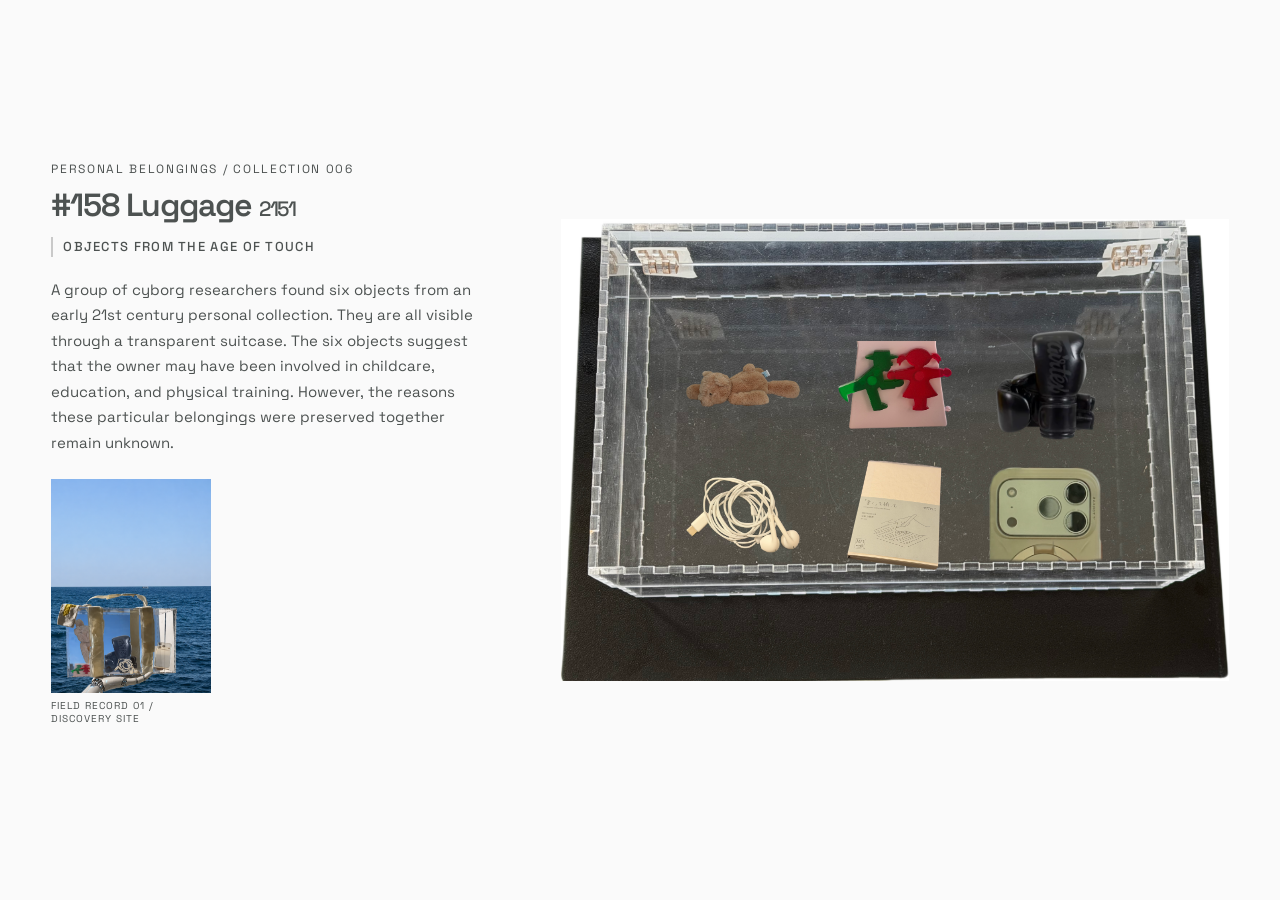
<file: index.html>
<!DOCTYPE html>
<html lang="en">
<head>
  <meta charset="UTF-8">
  <meta name="viewport" content="width=device-width, initial-scale=1">
  <title>Ocular Archive</title>
  <link rel="stylesheet" href="style.css">
</head>
<body>
  <main class="archive">
    <header class="archive-header">
      <p class="archive-code">PERSONAL BELONGINGS / COLLECTION 006</p>
      <h1>#158 Luggage <span> 2151</span></h1>
      <h3 class="archive-subtitle">objects from the age of touch</h3>
      <p class="archive-intro">
        A group of cyborg researchers found six objects from an early 21st century personal collection. They are all visible through a transparent suitcase. The six objects suggest that the owner may have been involved in childcare, education, and physical training. However, the reasons these particular belongings were preserved together remain unknown.
      </p>
      <figure class="archive-discovery">
        <img src="images/suitcase-discovery.jpg"
             alt="The suitcase at the site where it was found">
        <figcaption>FIELD RECORD 01 / DISCOVERY SITE</figcaption>
      </figure>
    </header>

    <div class="suitcase">
      <img class="suitcase-image" src="images/suitcase.jpg" alt="Suitcase">

      <div class="objects">
        <figure class="object">
        <a class="object-link" href="object-1.html">
            <img src="images/object-1.png" alt="Archive item 01">
        </a>     
          <figcaption class="object-label">
            <span class="object-code">ITEM / 01</span>
            <strong>Soft Bear Replica</strong>
            <span>Material: fabric</span>
          </figcaption>
        </figure>

        <figure class="object" >
            <a class="object-link" href="object-2.html">
          <img src="images/object-2.png" alt="Archive item 02">
        </a>
          <figcaption class="object-label">
            <span class="object-code">ITEM / 02</span>
            <strong>Plastic Human Figure</strong>
            <span>Material: Plastic, magnets</span>
          </figcaption>
        </figure>

        <figure class="object" >
        <a class="object-link" href="object-3.html">
          <img src="images/object-3.png" alt="Archive item 03">
        </a>
          <figcaption class="object-label">
            <span class="object-code">ITEM / 03</span>
            <strong>Glove</strong>
            <span>Material: Fabric, foam</span>
          </figcaption>
        </figure>

        <figure class="object">
        <a class="object-link" href="object-4.html">
          <img src="images/object-4.png" alt="Archive item 04">
        </a>
          <figcaption class="object-label">
            <span class="object-code">ITEM / 04</span>
            <strong>Wire Tool</strong>
            <span>Material: plastic, copper wire</span>
          </figcaption>
        </figure>

        <figure class="object">
            <a class="object-link" href="object-5.html">
          <img src="images/object-5.png" alt="Archive item 05">
            </a>
          <figcaption class="object-label">
            <span class="object-code">ITEM / 05</span>
            <strong>Vintage Notebook</strong>
            <span>Material: paper, ink</span>
          </figcaption>
        </figure>

        <figure class="object">
            <a class="object-link" href="object-6.html">
          <img src="images/object-6.png" alt="Archive item 06">
        </a>
          <figcaption class="object-label">
            <span class="object-code">ITEM / 06</span>
            <strong>Vintage iPhone</strong>
            <span>Condition: glass, metal</span>
          </figcaption>
        </figure>
      </div>
    </div>
  </main>
</body>
</html>
</file>
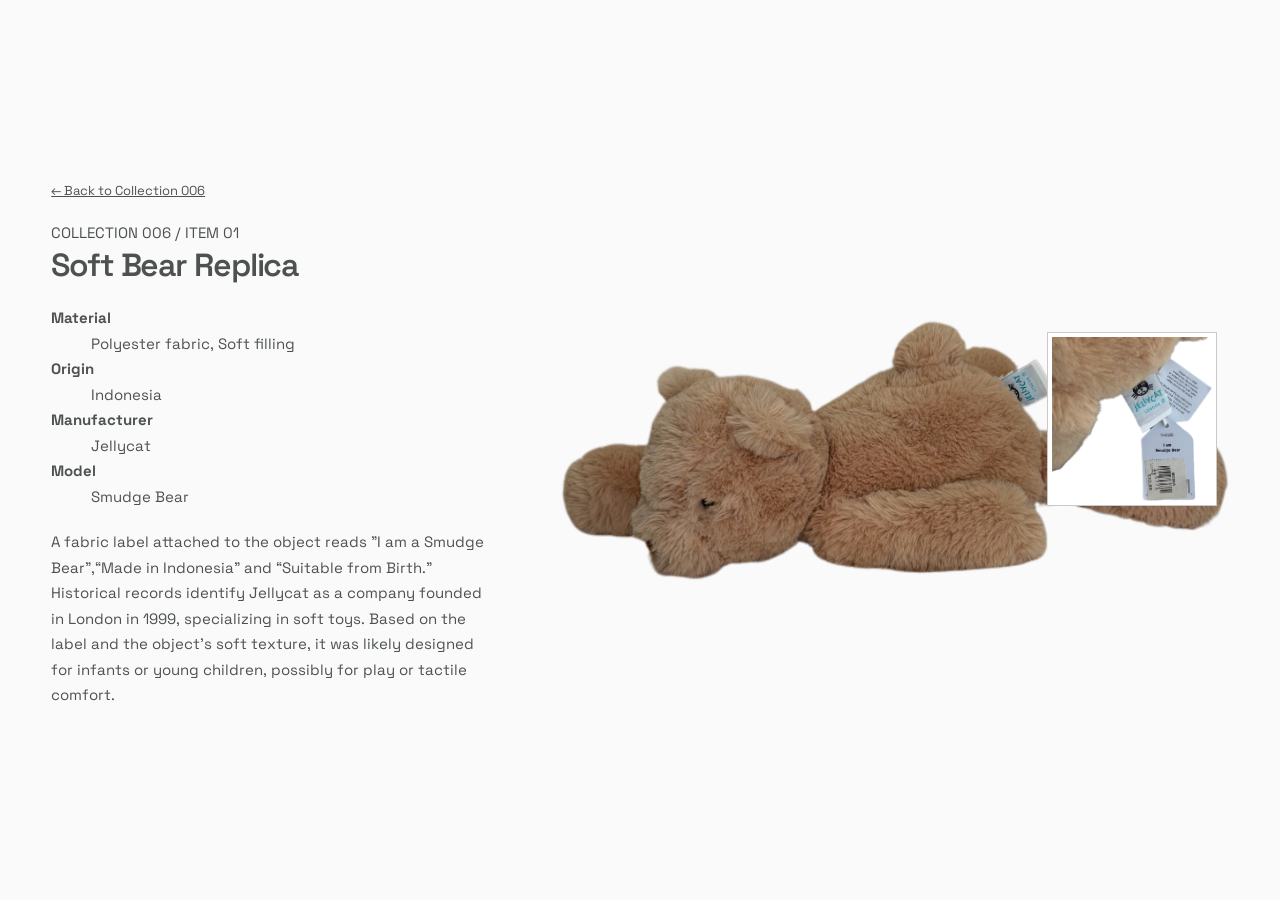
<file: object-1.html>
<!DOCTYPE html>
<html lang="en">
<head>
  <meta charset="UTF-8">
  <meta name="viewport" content="width=device-width, initial-scale=1">
  <title>Item 01 | Ocular Archive</title>
  <link rel="stylesheet" href="style.css">
</head>
<body>
  <main class="archive">
    <div class="archive-header">
      <a class="archive-back" href="index.html">← Back to Collection 006</a>

      <p class="archive-intro">COLLECTION 006 / ITEM 01</p>
      <h1>Soft Bear Replica</h1>

      <dl class="archive-intro">
        <dt>Material</dt>
        <dd>Polyester fabric, Soft filling</dd>

        <dt>Origin</dt>
        <dd>Indonesia</dd>

        <dt>Manufacturer</dt>
        <dd>Jellycat</dd>

        <dt>Model</dt>
        <dd>Smudge Bear</dd>
      </dl>

      <p class="archive-intro">
        A fabric label attached to the object reads "I am a Smudge Bear",“Made in Indonesia” and “Suitable from Birth.” Historical records identify Jellycat as a company founded in London in 1999, specializing in soft toys. Based on the label and the object's soft texture, it was likely designed for infants or young children, possibly for play or tactile comfort.
      </p>

      
    </div>

    <div class="object-detail-photos">
        <img class="object-detail-image"
             src="images/object-1.png"
             alt="Soft Bear Replica">
      
        <img class="object-detail-closeup"
             src="images/beartag.png"
             alt="Close-up of the bears fabric label">
      </div>
  </main>
  <dialog class="sensecloud-ad" id="sensecloud-ad" aria-labelledby="sensecloud-title">
    <p class="sensecloud-brand">SENSECLOUD / SPONSORED</p>
  
    <h2 id="sensecloud-title">Why touch when you can feel?</h2>
  
    <p>
      SenseCloud recreates physical sensations directly through your
      neural system. No physical contact required.
    </p>
  
    <p class="sensecloud-brand">Synthetic tactile experience</p>
  
    <form method="dialog">
      <button type="submit" autofocus>Close ad</button>
    </form>
  </dialog>
  
  <script>
    const senseCloudAd = document.querySelector("#sensecloud-ad");
  
    setTimeout(() => {
      senseCloudAd.showModal();
    }, 4000);
  </script>
</body>
</html>
</file>
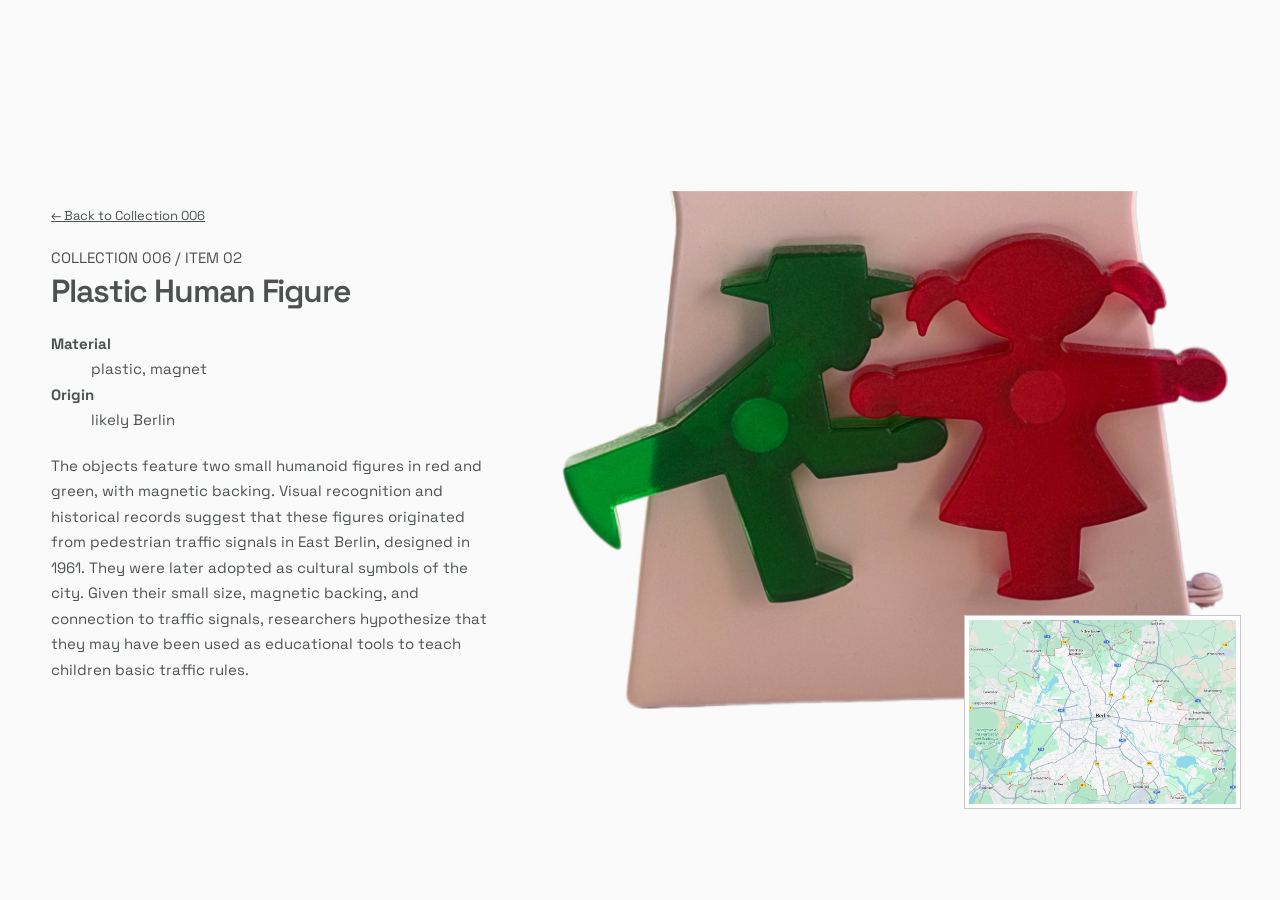
<file: object-2.html>
<!DOCTYPE html>
<html lang="en">
<head>
  <meta charset="UTF-8">
  <meta name="viewport" content="width=device-width, initial-scale=1">
  <title>Item 02 | Ocular Archive</title>
  <link rel="stylesheet" href="style.css">
</head>
<body>
  <main class="archive">
    <div class="archive-header">
      <a class="archive-back" href="index.html">← Back to Collection 006</a>

      <p class="archive-intro">COLLECTION 006 / ITEM 02</p>
      <h1>Plastic Human Figure</h1>

      <dl class="archive-intro">
        <dt>Material</dt>
        <dd>plastic, magnet</dd>

        <dt>Origin</dt>
        <dd>likely Berlin</dd>
      </dl>

      <p class="archive-intro">
        The objects feature two small humanoid figures in red and green, with magnetic backing. Visual recognition and historical records suggest that these figures originated from pedestrian traffic signals in East Berlin, designed in 1961. They were later adopted as cultural symbols of the city. Given their small size, magnetic backing, and connection to traffic signals, researchers hypothesize that they may have been used as educational tools to teach children basic traffic rules.</p>
   
    </div>

    <div class="object-detail-photos">
        <img class="object-detail-image"
             src="images/object-2.png"
             alt="humanoid plastic figure">
      
        <img class="map-detail-closeup"
             src="images/berlinmap.png"
             alt="berlin map">
      </div>
  </main>
</body>
</html>
</file>
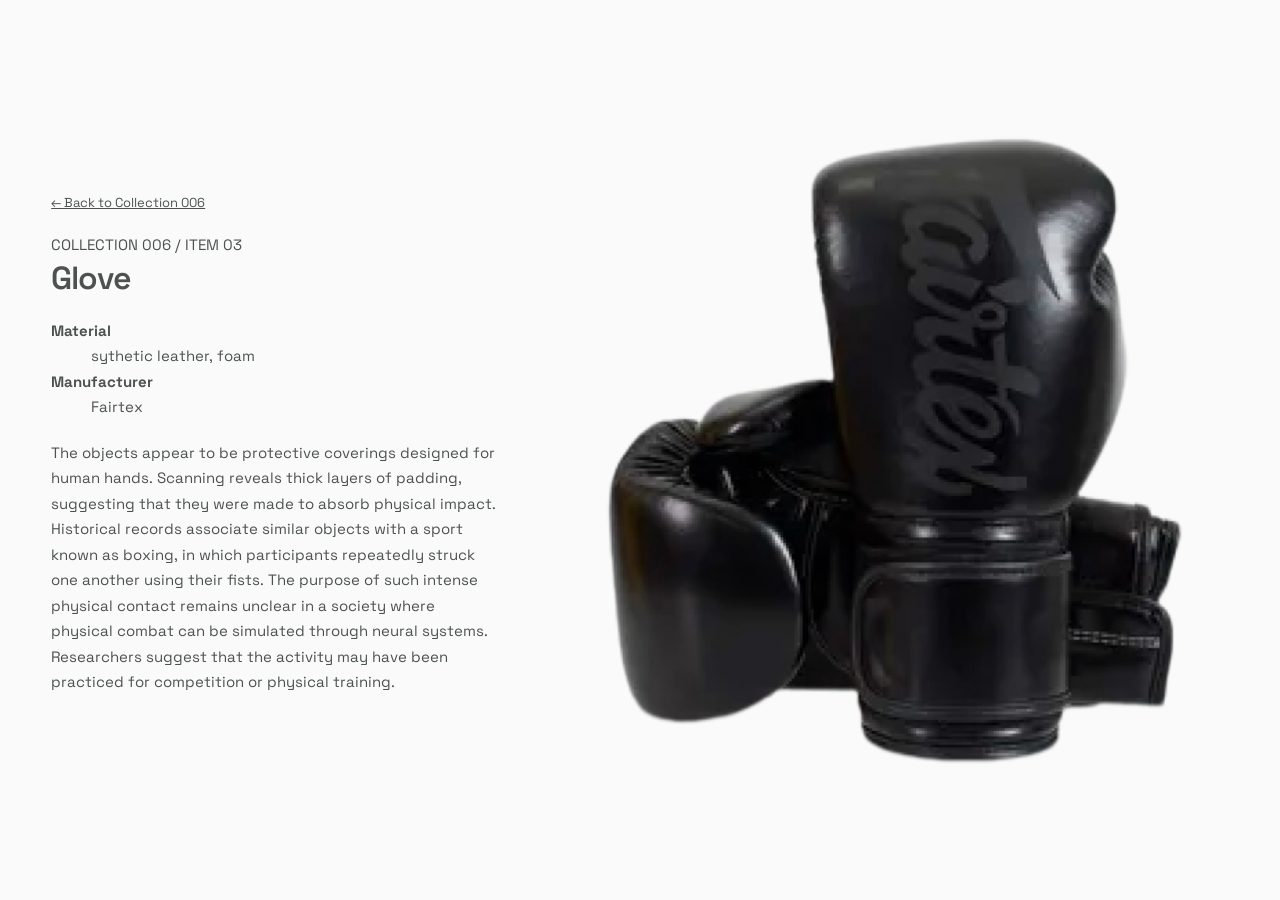
<file: object-3.html>
<!DOCTYPE html>
<html lang="en">
<head>
  <meta charset="UTF-8">
  <meta name="viewport" content="width=device-width, initial-scale=1">
  <title>Item 03 | Ocular Archive</title>
  <link rel="stylesheet" href="style.css">
</head>
<body>
  <main class="archive">
    <div class="archive-header">
      <a class="archive-back" href="index.html">← Back to Collection 006</a>

      <p class="archive-intro">COLLECTION 006 / ITEM 03</p>
      <h1>Glove</h1>

      <dl class="archive-intro">
        <dt>Material</dt>
        <dd>sythetic leather, foam</dd>

        <dt>Manufacturer</dt>
        <dd>Fairtex</dd>
      </dl>

      <p class="archive-intro">
        The objects appear to be protective coverings designed for human hands. Scanning reveals thick layers of padding, suggesting that they were made to absorb physical impact. Historical records associate similar objects with a sport known as boxing, in which participants repeatedly struck one another using their fists. The purpose of such intense physical contact remains unclear in a society where physical combat can be simulated through neural systems. Researchers suggest that the activity may have been practiced for competition or physical training.</p>
   
    </div>

    <div class="object-detail-photos">
        <img class="object-detail-image"
             src="images/object-3.png"
             alt="humanoid plastic figure">
      </div>
  </main>
</body>
</html>
</file>
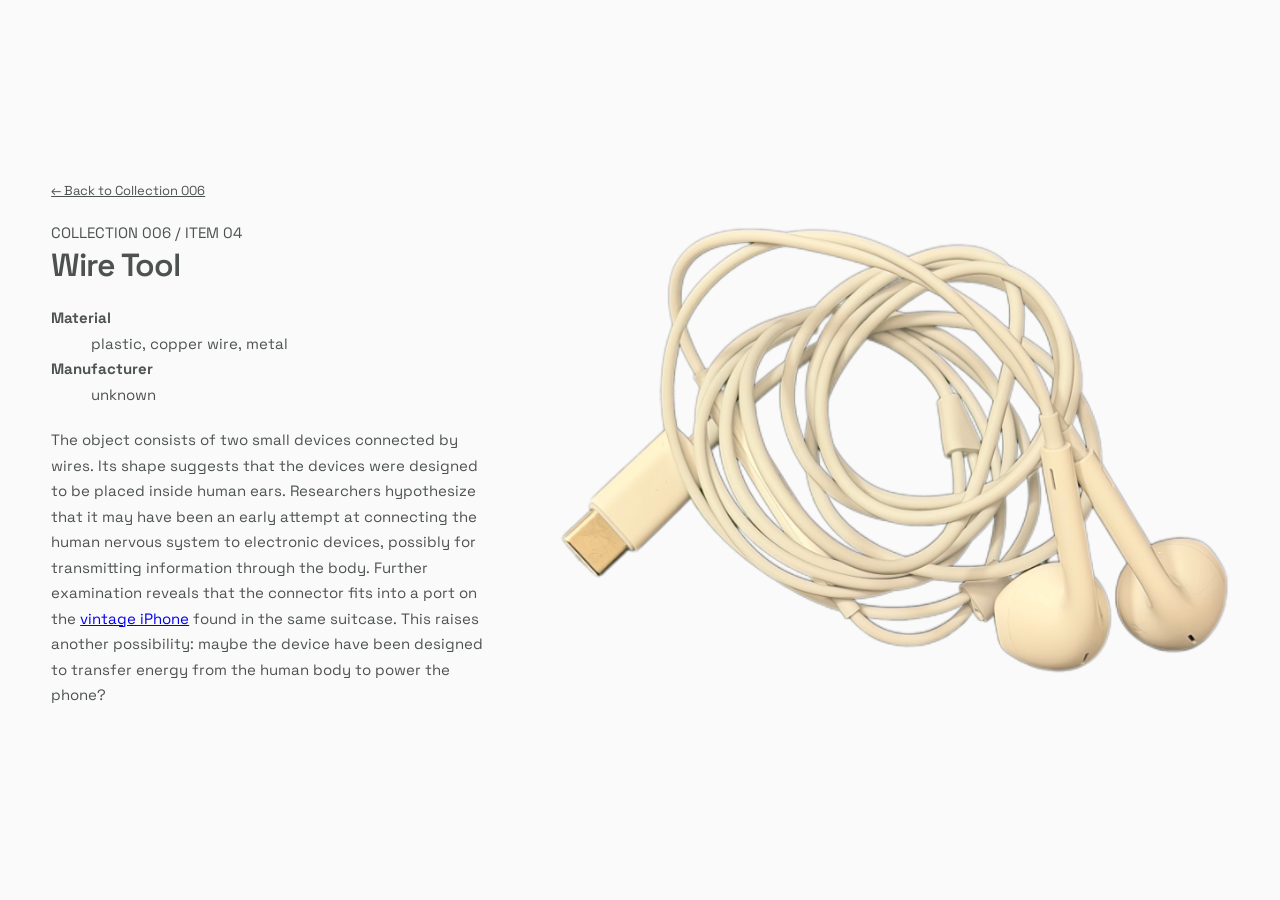
<file: object-4.html>
<!DOCTYPE html>
<html lang="en">
<head>
  <meta charset="UTF-8">
  <meta name="viewport" content="width=device-width, initial-scale=1">
  <title>Item 04 | Ocular Archive</title>
  <link rel="stylesheet" href="style.css">
</head>
<body>
  <main class="archive">
    <div class="archive-header">
      <a class="archive-back" href="index.html">← Back to Collection 006</a>

      <p class="archive-intro">COLLECTION 006 / ITEM 04</p>
      <h1>Wire Tool</h1>

      <dl class="archive-intro">
        <dt>Material</dt>
        <dd>plastic, copper wire, metal</dd>

        <dt>Manufacturer</dt>
        <dd>unknown</dd>
      </dl>

      <p class="archive-intro">
        The object consists of two small devices connected by wires. Its shape suggests that the devices were designed to be placed inside human ears. Researchers hypothesize that it may have been an early attempt at connecting the human nervous system to electronic devices, possibly for transmitting information through the body. Further examination reveals that the connector fits into a port on the <a href="object-6.html">vintage iPhone</a> found in the same suitcase. This raises another possibility: maybe the device have been designed to transfer energy from the human body to power the phone?    
    </p>
   
    </div>

    <div class="object-detail-photos">
        <img class="object-detail-image"
             src="images/object-4.png"
             alt="humanoid plastic figure">
      </div>
  </main>
</body>
</html>
</file>
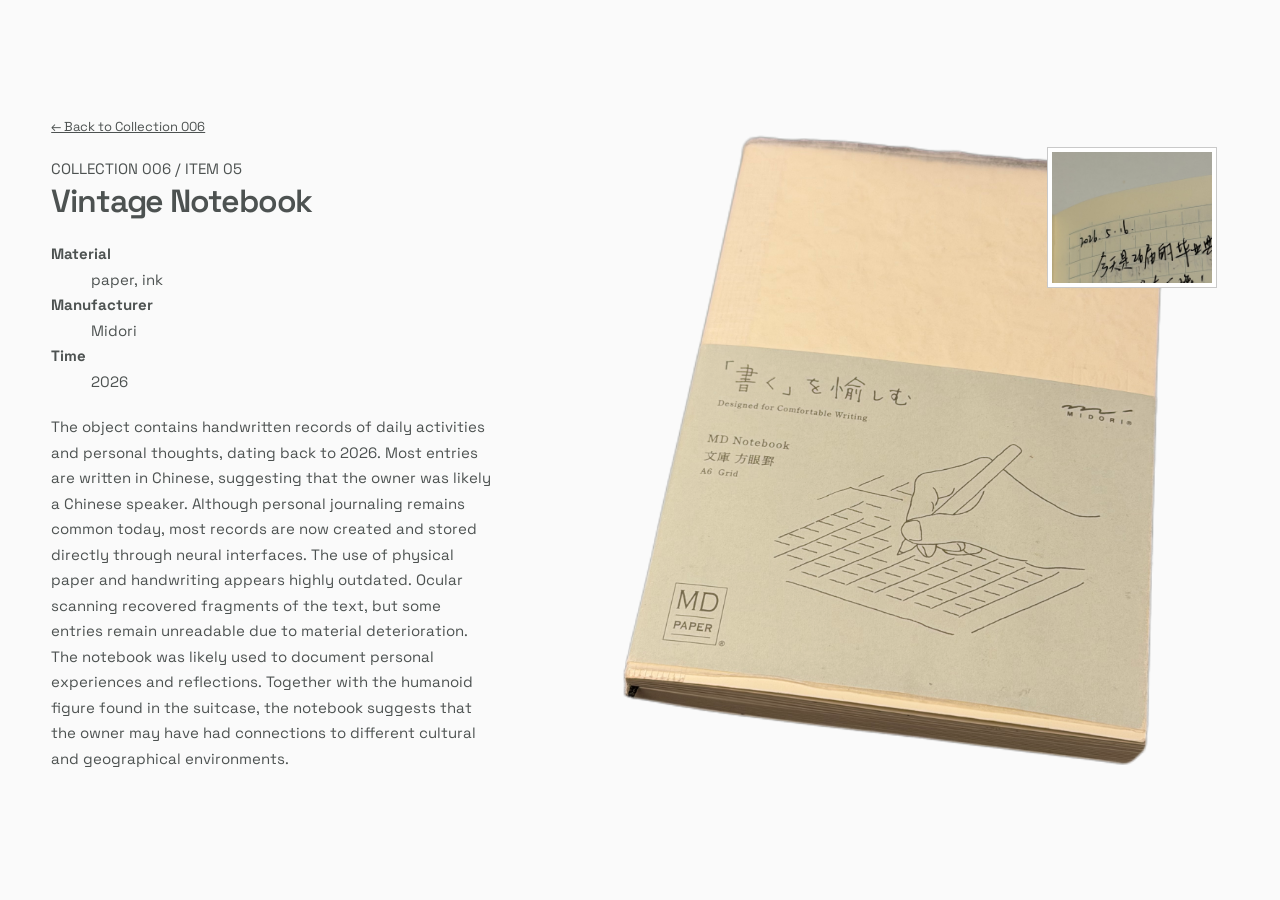
<file: object-5.html>
<!DOCTYPE html>
<html lang="en">
<head>
  <meta charset="UTF-8">
  <meta name="viewport" content="width=device-width, initial-scale=1">
  <title>Item 05 | Ocular Archive</title>
  <link rel="stylesheet" href="style.css">
</head>
<body>
  <main class="archive">
    <div class="archive-header">
      <a class="archive-back" href="index.html">← Back to Collection 006</a>

      <p class="archive-intro">COLLECTION 006 / ITEM 05</p>
      <h1>Vintage Notebook</h1>

      <dl class="archive-intro">
        <dt>Material</dt>
        <dd>paper, ink</dd>

        <dt>Manufacturer</dt>
        <dd>Midori</dd>

        <dt>Time</dt>
        <dd>2026</dd>
      </dl>

      <p class="archive-intro">
        The object contains handwritten records of daily activities and personal thoughts, dating back to 2026. Most entries are written in Chinese, suggesting that the owner was likely a Chinese speaker. Although personal journaling remains common today, most records are now created and stored directly through neural interfaces. The use of physical paper and handwriting appears highly outdated. Ocular scanning recovered fragments of the text, but some entries remain unreadable due to material deterioration. The notebook was likely used to document personal experiences and reflections. Together with the humanoid figure found in the suitcase, the notebook suggests that the owner may have had connections to different cultural and geographical environments.</p>
   
    </div>

    <div class="object-detail-photos">
        <img class="object-detail-image"
             src="images/object-5.png"
             alt="notebook">

        <img class="object-detail-closeup"
             src="images/notebook.png"
             alt="Close-up of notebook content">
      </div>
  </main>
</body>
</html>
</file>
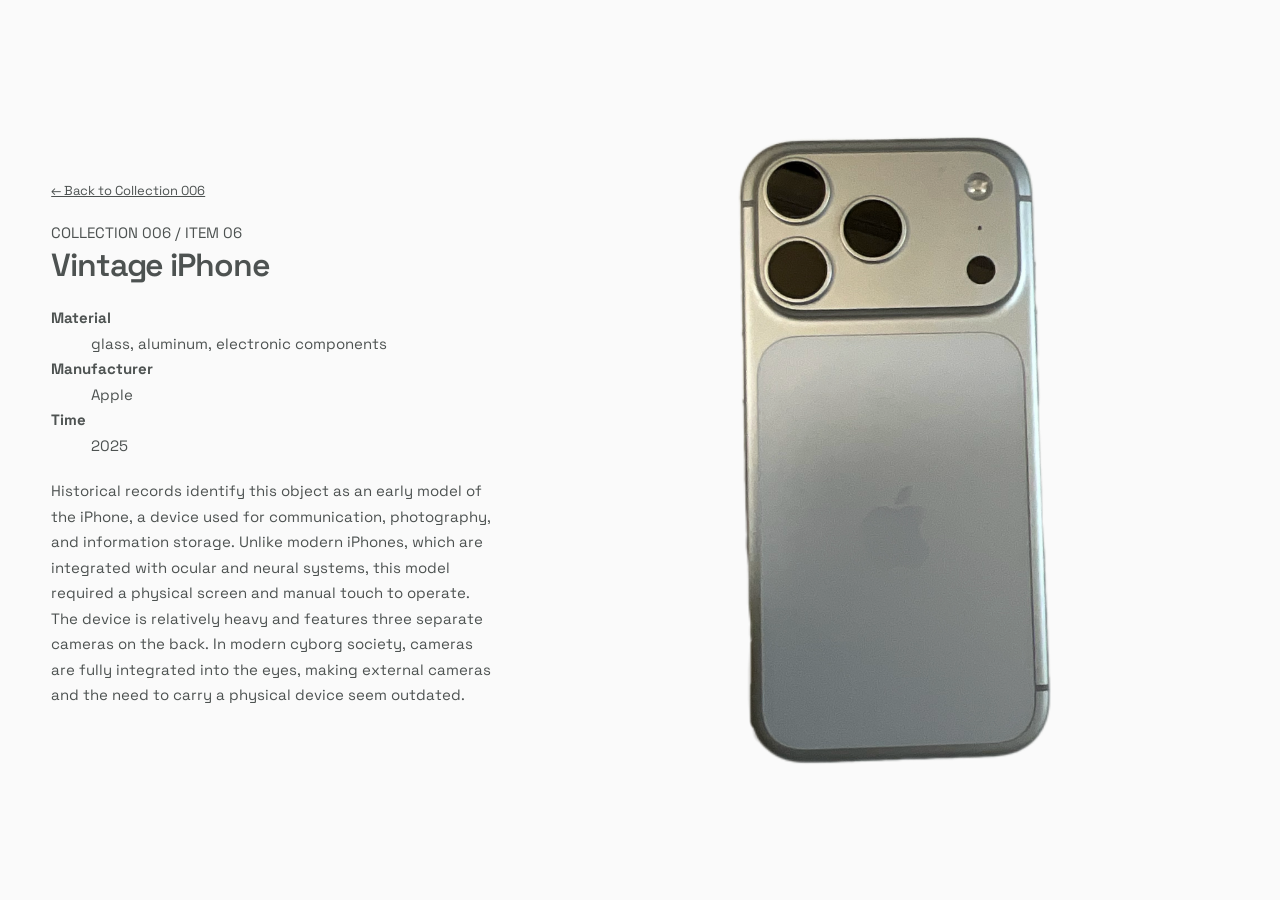
<file: object-6.html>
<!DOCTYPE html>
<html lang="en">
<head>
  <meta charset="UTF-8">
  <meta name="viewport" content="width=device-width, initial-scale=1">
  <title>Item 06 | Ocular Archive</title>
  <link rel="stylesheet" href="style.css">
</head>
<body>
  <main class="archive">
    <div class="archive-header">
      <a class="archive-back" href="index.html">← Back to Collection 006</a>

      <p class="archive-intro">COLLECTION 006 / ITEM 06</p>
      <h1>Vintage iPhone</h1>

      <dl class="archive-intro">
        <dt>Material</dt>
        <dd>glass, aluminum, electronic components</dd>

        <dt>Manufacturer</dt>
        <dd>Apple</dd>

        <dt>Time</dt>
        <dd>2025</dd>
      </dl>

      <p class="archive-intro">
        Historical records identify this object as an early model of the iPhone, a device used for communication, photography, and information storage. Unlike modern iPhones, which are integrated with ocular and neural systems, this model required a physical screen and manual touch to operate. The device is relatively heavy and features three separate cameras on the back. In modern cyborg society, cameras are fully integrated into the eyes, making external cameras and the need to carry a physical device seem outdated.
    </p>
   
    </div>

    <div class="object-detail-photos">
        <img class="object-detail-image"
             src="images/iphone.png"
             alt="iphone">
      </div>
  </main>
</body>
</html>
</file>
<file: style.css>
@import url("https://fonts.googleapis.com/css2?family=Space+Grotesk:wght@400;500;600&display=swap");
  
body {
    margin: 0;
    min-height: 100vh;
    background: rgb(250, 250, 250);
    display: grid;
    place-items: center;
  }


  .suitcase {
    position: relative;
    width: min(90vw, 720px);
  }
  
  .suitcase-image {
    display: block;
    width: 100%;
  }
  
  .objects {
    position: absolute;
    inset: 22% 16%;
    display: grid;
    grid-template-columns: repeat(3, 1fr);
    grid-template-rows: repeat(2, minmax(0, 1fr));
    place-items: center;
  }
  
  .objects img {
    width: 75%;
    height: 85%;
    object-fit: contain;
    transition: transform 0.2s, filter 0.2s;
  }
  
  .objects img:hover {
    transform: scale(1.15);
    filter: brightness(1.2);
    z-index: 1;
  }

  .archive-header {
    margin-bottom: 24px;
    padding-bottom: 14px;
    color: #4d5251;
    border-bottom-color: #c9c9c9;
  }
  
  .archive-code {
    margin: 0 0 8px;
    color: #4d5251;
    font: 12px ui-monospace, monospace;
    letter-spacing: 0.14em;
  }
  
  .archive-header h1{
    margin: 0;   
    font-family: "Space Grotesk", system-ui, sans-serif;
    font-weight: 600;
    letter-spacing: -0.035em;
 
  }

  .archive-subtitle {
    margin: 12px 0 0;
    padding-left: 10px;
    border-left: 2px solid #c9c9c9;
    color: #4d5251;
    font: 500 13px/1.5 ui-monospace, monospace;
    letter-spacing: 0.1em;
    text-transform: uppercase;
  }

  .archive-header h1 span {
    color: #4d5251;
    font-family: ui-monospace, monospace;
    font-size: 0.65em;
  }
  
  .object {
    position: relative;
    margin: 0;
    width: 75%;
    height: 85%;
  }
  
  .objects .object img {
    display: block;
    width: 100%;
    height: 100%;
    object-fit: contain;
    transition: transform 0.2s, filter 0.2s;
  }
  
  .object-label {
    display: none;
    position: absolute;
    top: 50%;
    left: 100%;
    transform: translateY(-50%);
    width: max-content;
    max-width: 130px;
    padding: 8px 12px;
    /* border: 1px solid #4d5251; */
    background: #e4e0e0;
    color: #4d5251;
    font: 12px/1.5 ui-monospace, monospace;
    border-radius: 5px;
  }
  
  .object-code {
    color: #4d5251;
    font-size: 10px;
    letter-spacing: 0.12em;
  }
  
  /* In a three-column grid, items 3 and 6 open to the left. */
  .object:nth-child(3n) .object-label {
    left: auto;
    right: 100%;
  }
  
  .object:hover,
  .object:focus-visible {
    z-index: 2;
  }
  
  .object:focus-visible {
    outline: 1px solid #4d5251;
    outline-offset: 3px;
  }
  
  .object:hover img,
  .object:focus-visible img {
    transform: scale(1.15);
    filter: brightness(1.2);
  }
  
  .object:hover .object-label,
  .object:focus-visible .object-label {
    display: grid;
  }

  .archive {
    width: min(92vw, 1280px);
    display: grid;
    grid-template-columns: minmax(0, 2fr) minmax(0, 3fr);
    align-items: center;
    gap: clamp(24px, 5vw, 72px);
  }
  
  .archive-header {
    margin-bottom: 0;
  }
  
  .archive-intro {
    max-width: 46ch;
    margin: 20px 0 0;
    font: 15px/1.7 ui-monospace, monospace;
  }
  
  .archive .suitcase {
    width: 100%;
  }
  
  @media (max-width: 760px) {
    .archive {
      grid-template-columns: 1fr;
      padding-block: 32px;
    }
  }

  .object-link {
    display: block;
    width: 100%;
    height: 100%;
  }
  
  .object:focus-within {
    z-index: 2;
  }
  
  .object:focus-within .object-label {
    display: grid;
  }
  
  .object-link:focus-visible {
    outline: 1px solid #4d5251;
    outline-offset: 3px;
  }
  
  .object-link:focus-visible img {
    transform: scale(1.15);
    filter: brightness(1.2);
  }
  
  .object-detail-image {
    display: block;
    width: 100%;
    max-height: 70vh;
    object-fit: contain;
  }
  
  .archive-back {
    color: #4d5251;
    font: 13px ui-monospace, monospace;
  }

  .object-detail-photos {
    position: relative;
  }
  
  .object-detail-closeup {
    position: absolute;
    top: 12px;
    right: 12px;
    width: 28%;
    max-width: 160px;
    height: auto;
    padding: 4px;
    border: 1px solid #c9c9c9;
    background: #fff;
  }

  .map-detail-closeup{
    position: absolute;
    bottom: -100px;
    right: -12px;
    width: 40%;
    max-width: 300px;
    height: auto;
    padding: 4px;
    border: 1px solid #c9c9c9;
    background: #fff;
  }

  dt{
    font-weight: bold;
  }

  .sensecloud-ad {
    box-sizing: border-box;
    width: min(5000px, 90vw);
    padding: 28px;
    border: 1px solid #c9c9c9;
    border-top: 4px solid #4d5251;
    background: #fafafa;
    color: #4d5251;
    font: 14px/1.6 ui-monospace, monospace;
  }
  
  .sensecloud-ad::backdrop {
    background: rgb(77 82 81 / 40%);
  }
  
  .sensecloud-ad h2 {
    margin: 12px 0;
    font: 500 clamp(26px, 6vw, 40px)/1.1 system-ui, sans-serif;
  }
  
  .sensecloud-brand {
    margin: 0 0 12px;
    font-size: 11px;
    letter-spacing: 0.12em;
    text-transform: uppercase;
  }
  
  .sensecloud-ad button {
    padding: 6px 10px;
    border: 1px solid #4d5251;
    background: transparent;
    color: inherit;
    font: inherit;
    cursor: pointer;
  }

  body {
    cursor: url("images/eye-cursor.png") 16 16, auto;
  }
  
  a,
  button {
    cursor: url("images/eye-cursor.png") 16 16, pointer;
  }

  body,
.archive-header h1,
.archive-header h1 span,
.archive-code,
.archive-subtitle,
.archive-intro,
.archive-back,
.object-label,
.sensecloud-ad,
.sensecloud-ad h2 {
  font-family: "Space Grotesk", system-ui, sans-serif;
}

.archive-header h1 {
  font-weight: 600;
}

.archive-intro {
  font-weight: 400;
}

.archive-subtitle,
.archive-header h1 span,
.object-code {
  font-weight: 500;
}

.archive-discovery {
  width: 160px;
  max-width: 100%;
  margin: 24px 0 0;
}

.archive-discovery img {
  display: block;
  width: 100%;
  height: auto;
}

.archive-discovery figcaption {
  margin-top: 6px;
  color: #4d5251;
  font-size: 10px;
  letter-spacing: 0.1em;
}
</file>
